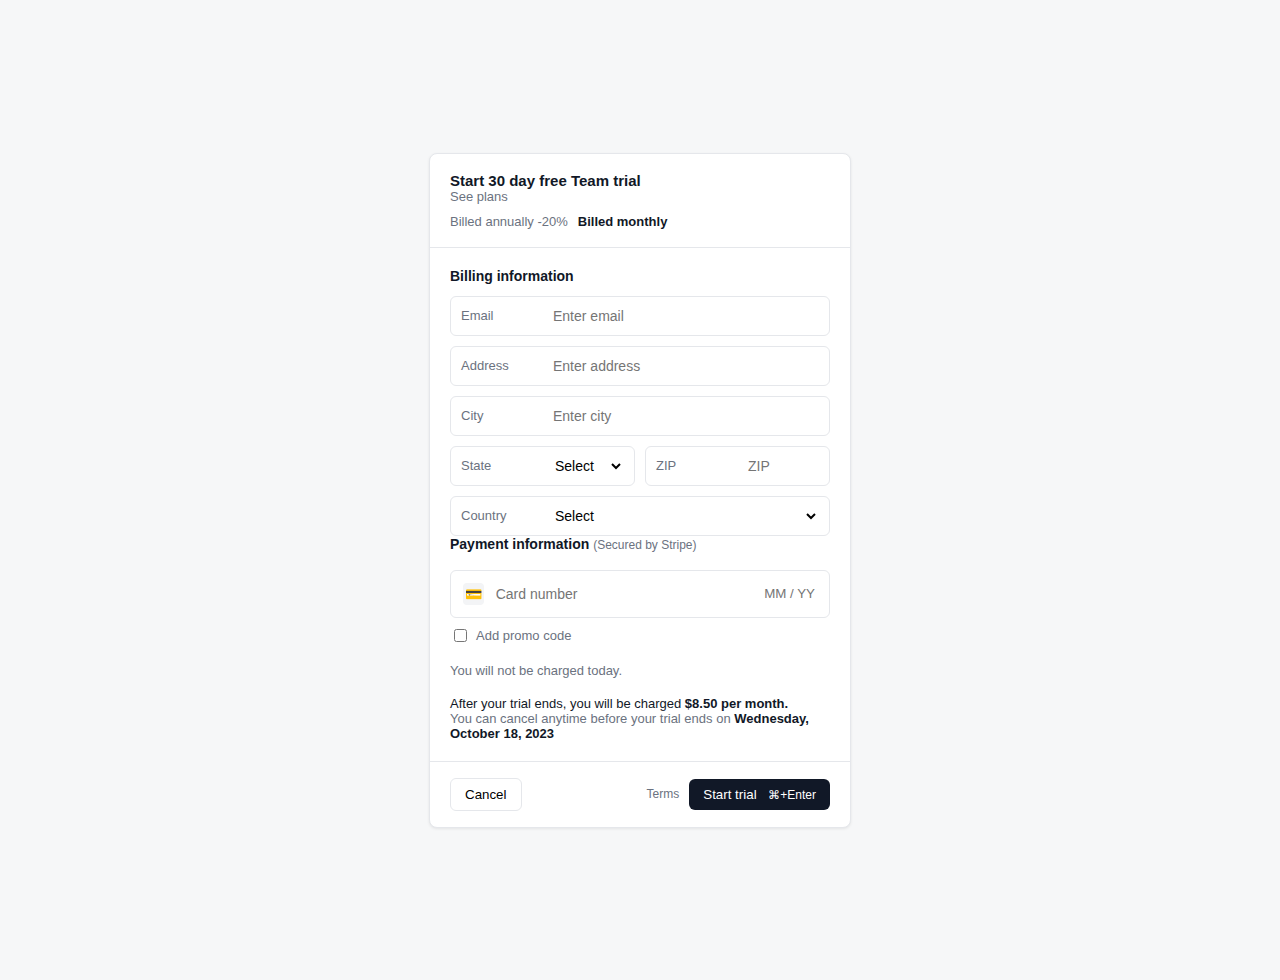
<file: p1/index.html>
<!doctype html>
<html lang="uk">
<head>
  <meta charset="utf-8" />
  <meta name="viewport" content="width=device-width,initial-scale=1" />
  <title>Start 30 day free Team trial — Form</title>
  <link rel="stylesheet" href="style/style.css">
</head>
<body>
  <div class="card" role="form" aria-label="Start 30 day free Team trial">
    <div class="card-header">
      <div class="title">Start 30 day free Team trial</div>
      <div class="sub">See plans</div>
      <div class="billing-toggle" id="billingToggle">
        <span id="annual">Billed annually -20%</span>
        <span id="monthly" class="active">Billed monthly</span>
      </div>
    </div>

    <div class="card-body">
      <h3>Billing information</h3>
      <div class="field-grid">
        <div class="field">
          <label>Email</label>
          <div class="value"><input type="email" placeholder="Enter email" aria-label="Email"></div>
        </div>

        <div class="field">
          <label>Address</label>
          <div class="value"><input type="text" placeholder="Enter address" aria-label="Address"></div>
        </div>

        <div class="field">
          <label>City</label>
          <div class="value"><input type="text" placeholder="Enter city" aria-label="City"></div>
        </div>

        <div class="two">
          <div class="field small">
            <label>State</label>
            <div class="value"><select aria-label="State"><option>Select</option><option>NT</option></select></div>
          </div>
          <div class="field small">
            <label>ZIP</label>
            <div class="value"><input type="text" placeholder="ZIP" aria-label="ZIP"></div>
          </div>
        </div>

        <div class="field">
          <label>Country</label>
          <div class="value">
            <select aria-label="Country">
              <option>Select</option>
              <option>United States</option>
              <option>Canada</option>
            </select>
          </div>
        </div>
      </div>

      <h3>Payment information <span style="font-size:12px; color:var(--muted); font-weight:500"> (Secured by Stripe)</span></h3>
      <div class="payment">
        <div class="card-input" role="group" aria-label="Card info">
          <div class="icon">💳</div>
          <input id="cardNumber" placeholder="Card number" aria-label="Card number" style="border:0; outline:0; font-size:14px; width:100%">
          <input id="exp" placeholder="MM / YY" maxlength="7" aria-label="Expiration" style="width:76px; border:0; outline:0; text-align:right">
        </div>

        <label class="promo" id="promoToggle"><input type="checkbox" id="promoCheckbox"> Add promo code</label>
        <div id="promoBox" style="display:none;">
          <div class="field">
            <label>Promo</label>
            <div class="value"><input placeholder="Enter promo code" aria-label="Promo code"></div>
          </div>
        </div>

        <div class="note">You will not be charged today.</div>
        <div class="price">After your trial ends, you will be charged <strong>$8.50 per month.</strong><br><span class="note">You can cancel anytime before your trial ends on <strong>Wednesday, October 18, 2023</strong></span></div>
      </div>
    </div>

    <div class="card-footer">
      <button class="btn" onclick="alert('Canceled!')">Cancel</button>
      <div style="display:flex; gap:10px; align-items:center">
        <div class="terms">Terms</div>
        <button class="btn primary" onclick="alert('Trial started!')">Start trial <span style="font-weight:500; font-size:12px; margin-left:8px">⌘+Enter</span></button>
      </div>
    </div>
  </div>

  <script src="script/script.js"></script>
</body>
</html>
</file>
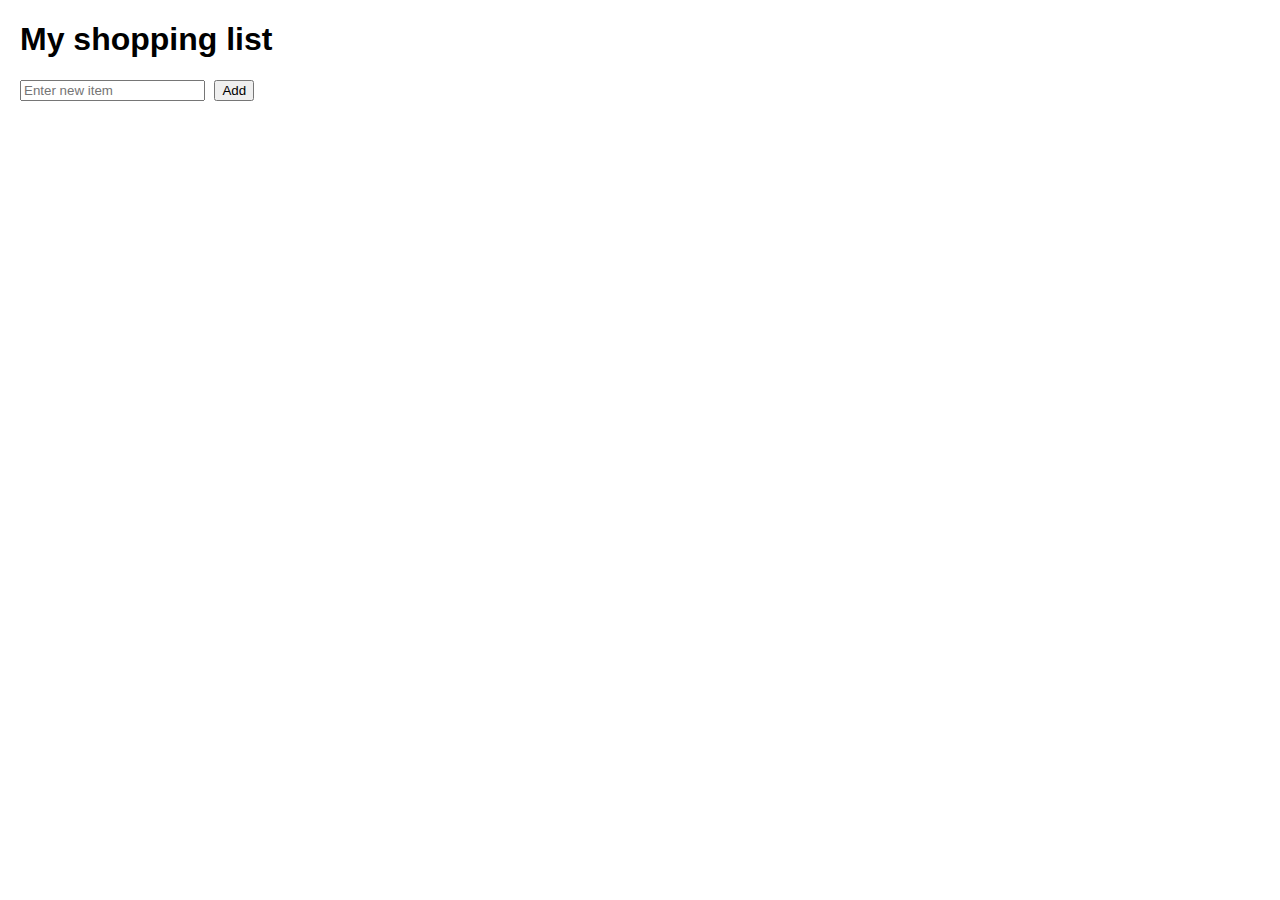
<file: p3/index.html>
<!DOCTYPE html>
<html lang="uk">
<head>
  <meta charset="UTF-8">
  <meta name="viewport" content="width=device-width, initial-scale=1.0">
  <title>Shopping List</title>
  <link rel="stylesheet" href="style/style.css">
</head>
<body>
  <h1>My shopping list</h1>
  <input id="item" placeholder="Enter new item">
  <button id="add">Add</button>
  <ul id="list"></ul>
  <script src="script/script.js"></script>
</body>
</html>
</file>
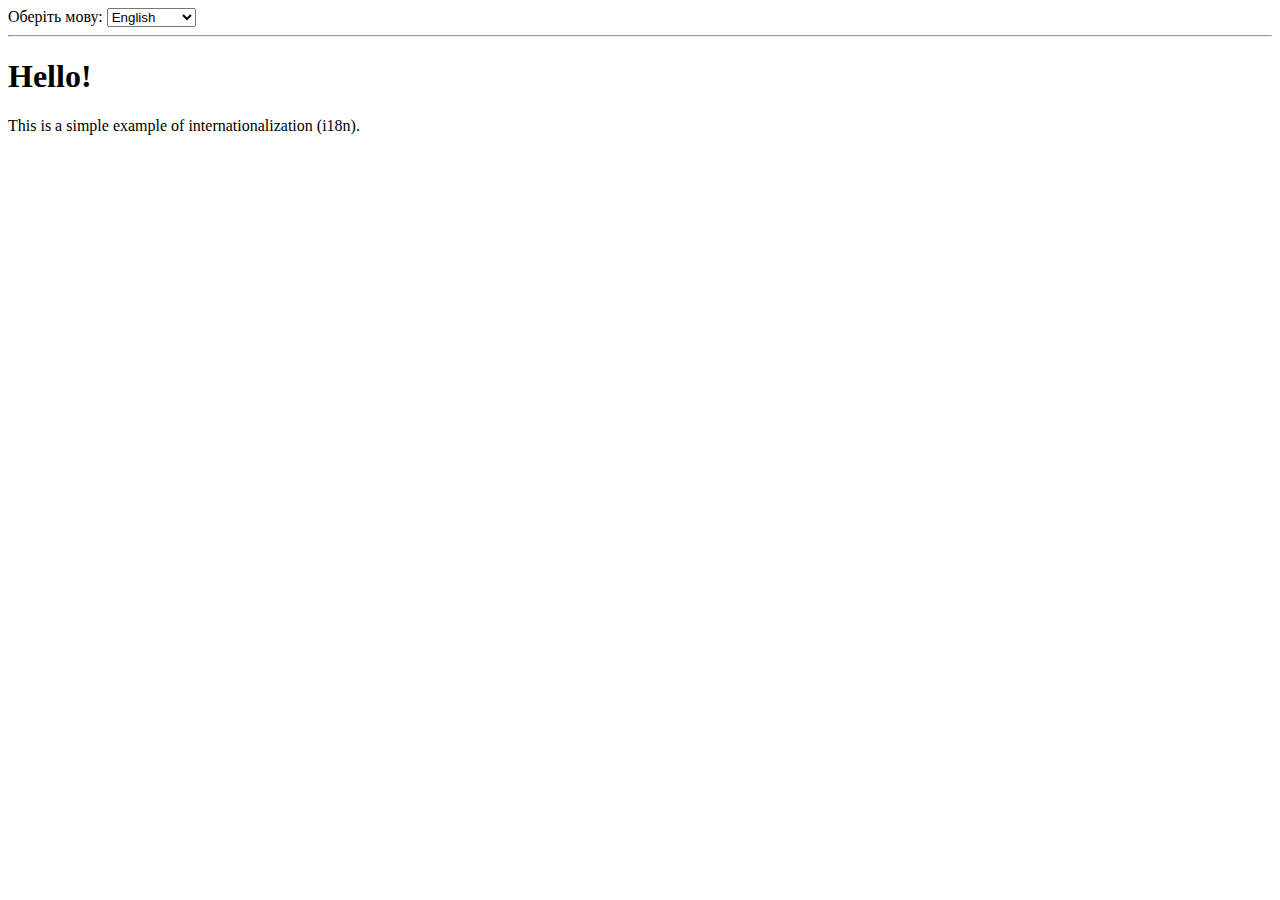
<file: p8/index.html>
<!DOCTYPE html>
<html lang="uk">
<head>
    <meta charset="UTF-8">
    <title>Лабораторна: Internationalization</title>
    <script src="script.js" defer></script>
</head>
<body>

    <label for="langSelect">Оберіть мову:</label>
    <select id="langSelect">
        <option value="en">English</option>
        <option value="uk">Українська</option>
    </select>

    <hr>

    <h1 id="title"></h1>
    <p id="text"></p>

</body>
</html>
</file>
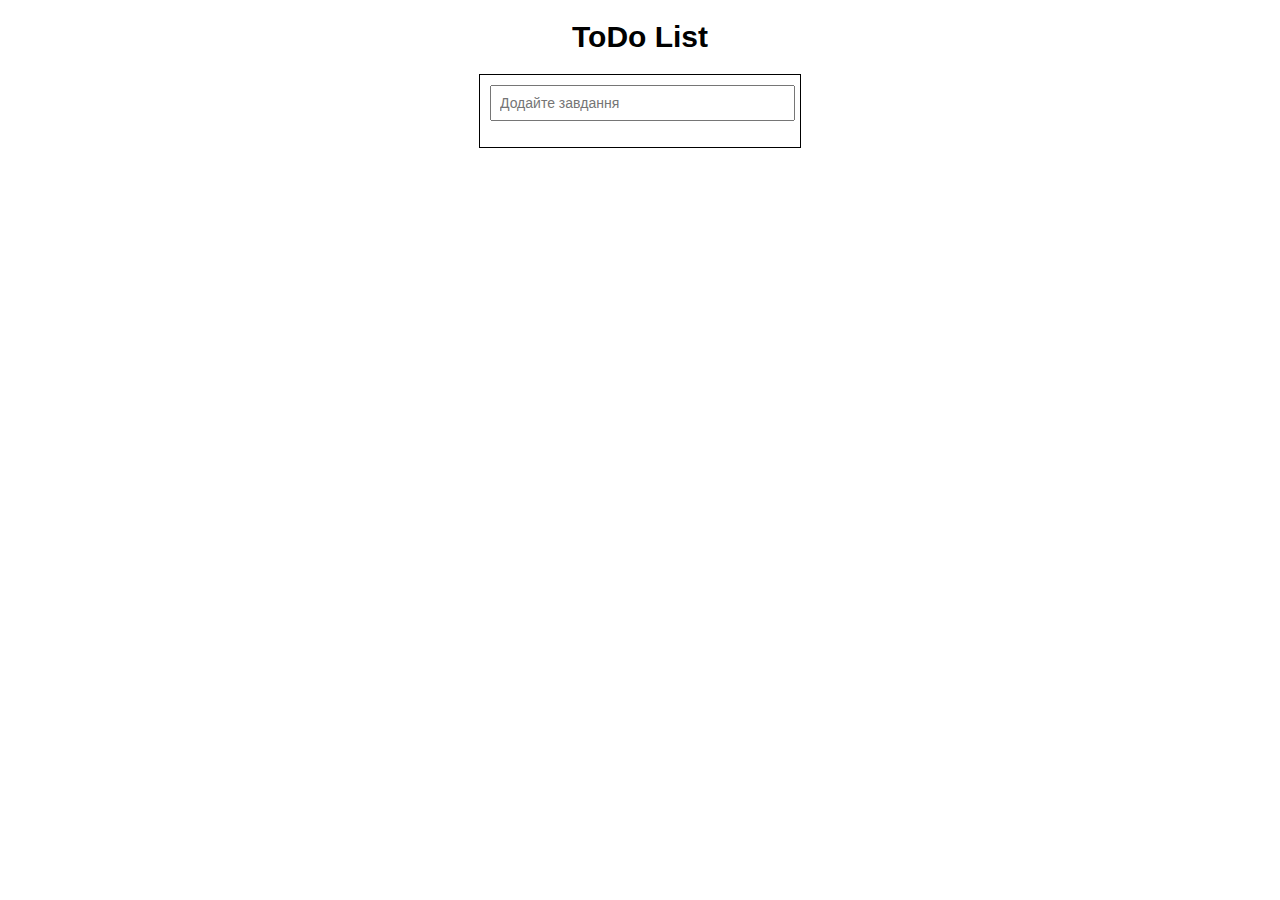
<file: pr4/index.html>
<!DOCTYPE html>
<html lang="uk">
<head>
    <meta charset="UTF-8">
    <title>ToDo List</title>
    <link rel="stylesheet" href="style/style.css">
</head>
<body>

<h1>ToDo List</h1>

<div class="box">
    <input id="taskInput" type="text" placeholder="Додайте завдання">
    <ul id="taskList"></ul>
</div>

<script src="script/script.js"></script>
</body>
</html>
</file>
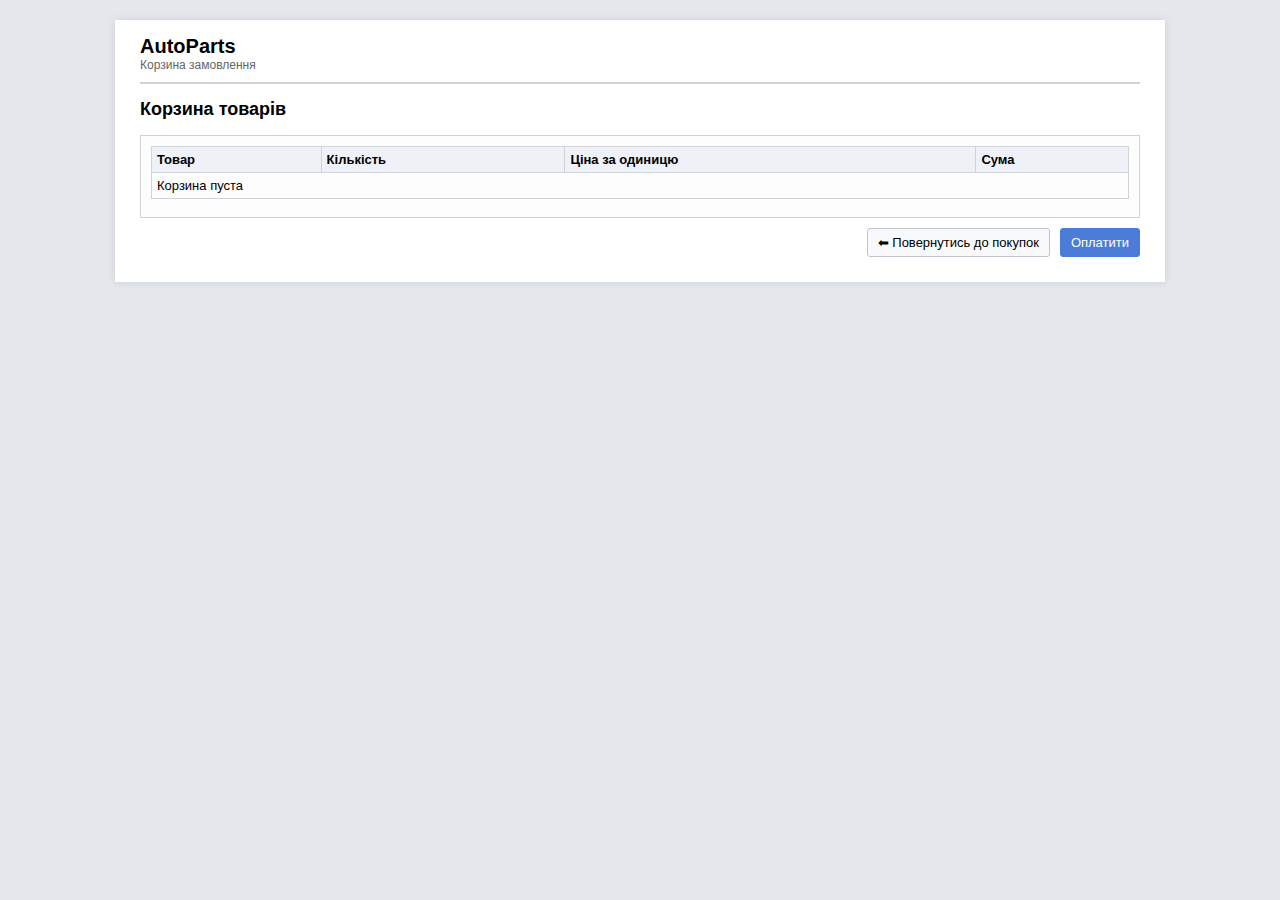
<file: pr6/cart.html>
<!DOCTYPE html>
<html lang="uk">
<head>
    <meta charset="UTF-8">
    <title>Корзина товарів</title>
    <link rel="stylesheet" href="style/style.css">
</head>
<body>

<div class="page">

    <header class="header">
        <div class="logo-block">
            <span class="logo">AutoParts</span>
            <span class="logo-sub">Корзина замовлення</span>
        </div>
    </header>

    <h1 class="page-title">Корзина товарів</h1>

    <main class="cart-wrapper">
        <div class="cart-box">
            <table class="cart-table">
                <thead>
                <tr>
                    <th>Товар</th>
                    <th>Кількість</th>
                    <th>Ціна за одиницю</th>
                    <th>Сума</th>
                </tr>
                </thead>
                <tbody id="cartTableBody">
                <!-- Рядки додає JavaScript -->
                </tbody>
            </table>

            <div class="cart-footer">
                <span id="cartTotal" class="cart-total-text"></span>
            </div>
        </div>

        <div class="cart-actions">
            <a href="index.html" class="btn-link">⬅ Повернутись до покупок</a>
            <a href="#" id="payLink" class="btn-primary">Оплатити</a>
        </div>
    </main>

</div>

<script src="script/script.js"></script>
</body>
</html>
</file>
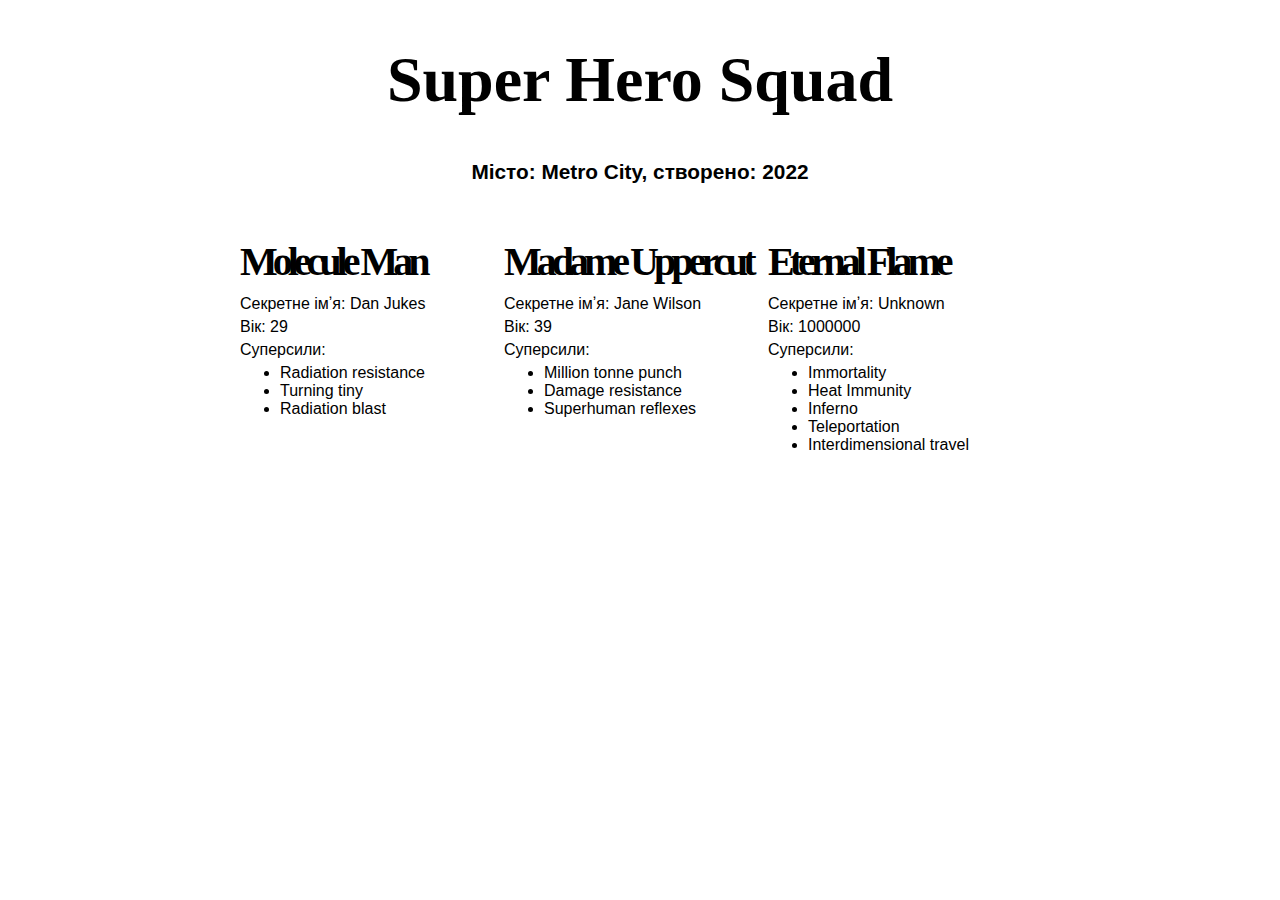
<file: pr8/heroes.html>
<!DOCTYPE html>
<html lang="uk">
<head>
    <meta charset="UTF-8">
    <title>Super Heroes</title>
    <link rel="stylesheet" href="style/style.css">
    <script src="script/script.js" defer></script>
</head>
<body>

<header></header>
<section></section>

</body>
</html>
</file>
<file: p1/style/style.css>
:root {
  --bg:#f6f7f8;
  --card:#fff;
  --muted:#6b7280;
  --accent:#111827;
  --border:#e5e7eb;
  --radius:8px;
  --shadow:0 1px 3px rgba(0,0,0,0.08);
  font-family:-apple-system, BlinkMacSystemFont, "Segoe UI", Roboto, Helvetica, Arial, sans-serif;
}

html, body {
  height:100%;
}

body {
  margin:0;
  background:var(--bg);
  display:flex;
  align-items:center;
  justify-content:center;
  padding:40px;
  color:var(--accent);
}

.card {
  width:420px;
  background:var(--card);
  border-radius:var(--radius);
  box-shadow:var(--shadow);
  border:1px solid var(--border);
  overflow:hidden;
}

.card-header {
  padding:18px 20px;
  border-bottom:1px solid var(--border);
}

.card-header .title {
  font-weight:600;
  font-size:15px;
}

.card-header .sub {
  color:var(--muted);
  font-size:13px;
  cursor:pointer;
  text-decoration:none;
}

.billing-toggle {
  display:flex;
  gap:10px;
  font-size:13px;
  margin-top:10px;
}

.billing-toggle span {
  color:var(--muted);
  cursor:pointer;
}

.billing-toggle .active {
  font-weight:600;
  color:var(--accent);
}

.card-body {
  padding:20px;
}

h3 {
  margin:0 0 12px 0;
  font-size:14px;
  font-weight:600;
}

.field-grid {
  display:grid;
  gap:10px;
}

.field {
  display:flex;
  align-items:center;
  gap:12px;
  padding:10px;
  border:1px solid var(--border);
  border-radius:6px;
  background:#fff;
}

.field label {
  min-width:78px;
  color:var(--muted);
  font-size:13px;
}

.field .value {
  flex:1;
  font-size:14px;
}

.field input,
.field select {
  border:0;
  outline:0;
  width:100%;
  font-size:14px;
  background:transparent;
}

.two {
  display:flex;
  gap:10px;
}

.small {
  flex:1;
}

.payment {
  display:grid;
  gap:8px;
  margin-top:18px;
}

.card-input {
  display:flex;
  gap:10px;
  align-items:center;
  padding:12px;
  border:1px solid var(--border);
  border-radius:6px;
  background:#fff;
}

.card-input .icon {
  width:32px;
  height:22px;
  border-radius:4px;
  background:#f3f4f6;
  display:flex;
  align-items:center;
  justify-content:center;
  color:var(--muted);
  font-size:14px;
}

.promo {
  display:flex;
  align-items:center;
  gap:6px;
  color:var(--muted);
  font-size:13px;
  cursor:pointer;
}

.note {
  font-size:13px;
  color:var(--muted);
  margin-top:10px;
}

.price {
  margin-top:10px;
  font-size:13px;
}

.price strong {
  color:var(--accent);
}

.secured {
  font-size:12px;
  color:var(--muted);
  font-weight:500;
}

.card-footer {
  display:flex;
  align-items:center;
  justify-content:space-between;
  gap:12px;
  padding:16px 20px;
  border-top:1px solid var(--border);
}

.btn {
  padding:8px 14px;
  border-radius:6px;
  border:1px solid var(--border);
  background:#fff;
  font-weight:500;
  cursor:pointer;
  transition:background 0.2s;
}

.btn:hover {
  background:#f3f4f6;
}

.btn.primary {
  background:#111827;
  color:#fff;
  border:0;
}

.btn.primary:hover {
  background:#1f2937;
}

.terms {
  font-size:12px;
  color:var(--muted);
  text-decoration:none;
}

.footer-right {
  display:flex;
  gap:10px;
  align-items:center;
}

.shortcut {
  font-weight:500;
  font-size:12px;
  margin-left:8px;
}

@media (max-width:460px) {
  .card {
    width:96%;
  }
  .field label {
    min-width:70px;
  }
}
</file>
<file: p3/style/style.css>
body{
    font-family:sans-serif;
    margin:20px
}
h1{
    font-size:2em
}
li{
    margin:5px 0
}
button{
    margin-left:5px;
    cursor:pointer
}
</file>
<file: pr4/style/style.css>
body {
    font-family: Arial, sans-serif;
    text-align: center;
}

h1 {
    font-size: 30px;
    margin-bottom: 20px;
}

.box {
    width: 300px;
    margin: auto;
    border: 1px solid black;
    padding: 10px;
}

#taskInput {
    width: 95%;
    padding: 8px;
    font-size: 14px;
}

#taskList {
    list-style: none;
    margin-top: 10px;
    padding: 0;
}

li {
    display: flex;
    align-items: center;
    justify-content: space-between;
    border: 1px solid lightgray;
    padding: 6px;
    margin-top: 5px;
}

li input[type="checkbox"] {
    margin-right: 10px;
}

.deleteBtn {
    background: none;
    color: red;
    cursor: pointer;
    font-weight: bold;
    border: none;
    font-size: 20px;
}
</file>
<file: pr6/style/style.css>
body {
    font-family: Arial, sans-serif;
    margin: 0;
    background: #e4e7ec;
}

.page {
    max-width: 1000px;
    margin: 20px auto;
    background: #ffffff;
    padding: 15px 25px 25px;
    box-shadow: 0 0 8px rgba(0,0,0,0.1);
}

.header {
    display: flex;
    justify-content: space-between;
    align-items: center;
    border-bottom: 2px solid #d0d3da;
    padding-bottom: 10px;
    margin-bottom: 15px;
}

.logo-block {
    display: flex;
    flex-direction: column;
}

.logo {
    font-weight: bold;
    font-size: 20px;
}

.logo-sub {
    font-size: 12px;
    color: #666;
}

.cart-btn {
    display: flex;
    align-items: center;
    gap: 5px;
    border: 1px solid #c0c4cc;
    background: #f8f9fb;
    padding: 5px 10px;
    cursor: pointer;
}

.cart-text {
    font-size: 14px;
}

.cart-icon {
    font-size: 18px;
}

.cart-count {
    background: #ff4d4f;
    color: #fff;
    border-radius: 50%;
    padding: 2px 6px;
    font-size: 12px;
}

.page-title {
    font-size: 18px;
    margin: 10px 0 15px;
}

.products {
    display: flex;
    gap: 15px;
    flex-wrap: wrap;
}

.product {
    width: 300px;
    border: 1px solid #d0d3da;
    border-radius: 4px;
    background: #fdfdfd;
    display: flex;
    flex-direction: column;
    overflow: hidden;
}

.product-image {
    width: 100%;
    height: 160px;          
    object-fit: contain;   
    background: #ffffff;    
    padding: 5px;       
    border-bottom: 1px solid #d0d3da;
}


.product-body {
    padding: 10px;
}

.product-title {
    margin: 0 0 5px;
    font-size: 14px;
}

.product-price {
    margin: 0 0 10px;
    font-size: 13px;
}

.add {
    width: 100%;
    padding: 6px;
    border: 1px solid #4b7dd8;
    background: #4b7dd8;
    color: #fff;
    font-size: 13px;
    cursor: pointer;
}

.cart-wrapper {
    margin-top: 10px;
}

.cart-box {
    border: 1px solid #d0d3da;
    background: #fdfdfd;
    padding: 10px;
}

.cart-table {
    width: 100%;
    border-collapse: collapse;
    font-size: 13px;
}

.cart-table th,
.cart-table td {
    border: 1px solid #d0d3da;
    padding: 5px;
    text-align: left;
}

.cart-table th {
    background: #eef1f7;
}

.cart-footer {
    margin-top: 8px;
    text-align: right;
    font-weight: bold;
}

.cart-actions {
    margin-top: 10px;
    display: flex;
    justify-content: flex-end;
    gap: 10px;
}

.btn-link,
.btn-primary {
    font-size: 13px;
    text-decoration: none;
    padding: 6px 10px;
    border-radius: 3px;
}

.btn-link {
    border: 1px solid #c0c4cc;
    background: #f8f9fb;
    color: #000;
}

.btn-primary {
    border: 1px solid #4b7dd8;
    background: #4b7dd8;
    color: #fff;
}

/* Модальні вікна */

.modal {
    display: none;
    position: fixed;
    z-index: 1000;
    left: 0;
    top: 0;
    width: 100%;
    height: 100%;
    background-color: rgba(0,0,0,0.4);
    justify-content: center;
    align-items: center;
}

.modal-content {
    background-color: #fff;
    padding: 15px;
    border-radius: 4px;
    min-width: 260px;
    text-align: center;
    box-shadow: 0 0 6px rgba(0,0,0,0.3);
}

.modal-buttons {
    margin-top: 10px;
    display: flex;
    justify-content: center;
    gap: 10px;
}

.modal-content button {
    padding: 5px 10px;
    cursor: pointer;
}
</file>
<file: pr8/style/style.css>
/* || general styles */

html {
  font-family: 'helvetica neue', helvetica, arial, sans-serif;
}

body {
  width: 800px;
  margin: 0 auto;
}

h1, h2 {
  font-family: 'Faster One', cursive;
}

/* header styles */

h1 {
  font-size: 4rem;
  text-align: center;
}

header p {
  font-size: 1.3rem;
  font-weight: bold;
  text-align: center;
}

/* section styles */

section article {
  width: 33%;
  float: left;
}

section p {
  margin: 5px 0;
}

section ul {
  margin-top: 0;
}

h2 {
  font-size: 2.5rem;
  letter-spacing: -5px;
  margin-bottom: 10px;
}
</file>
